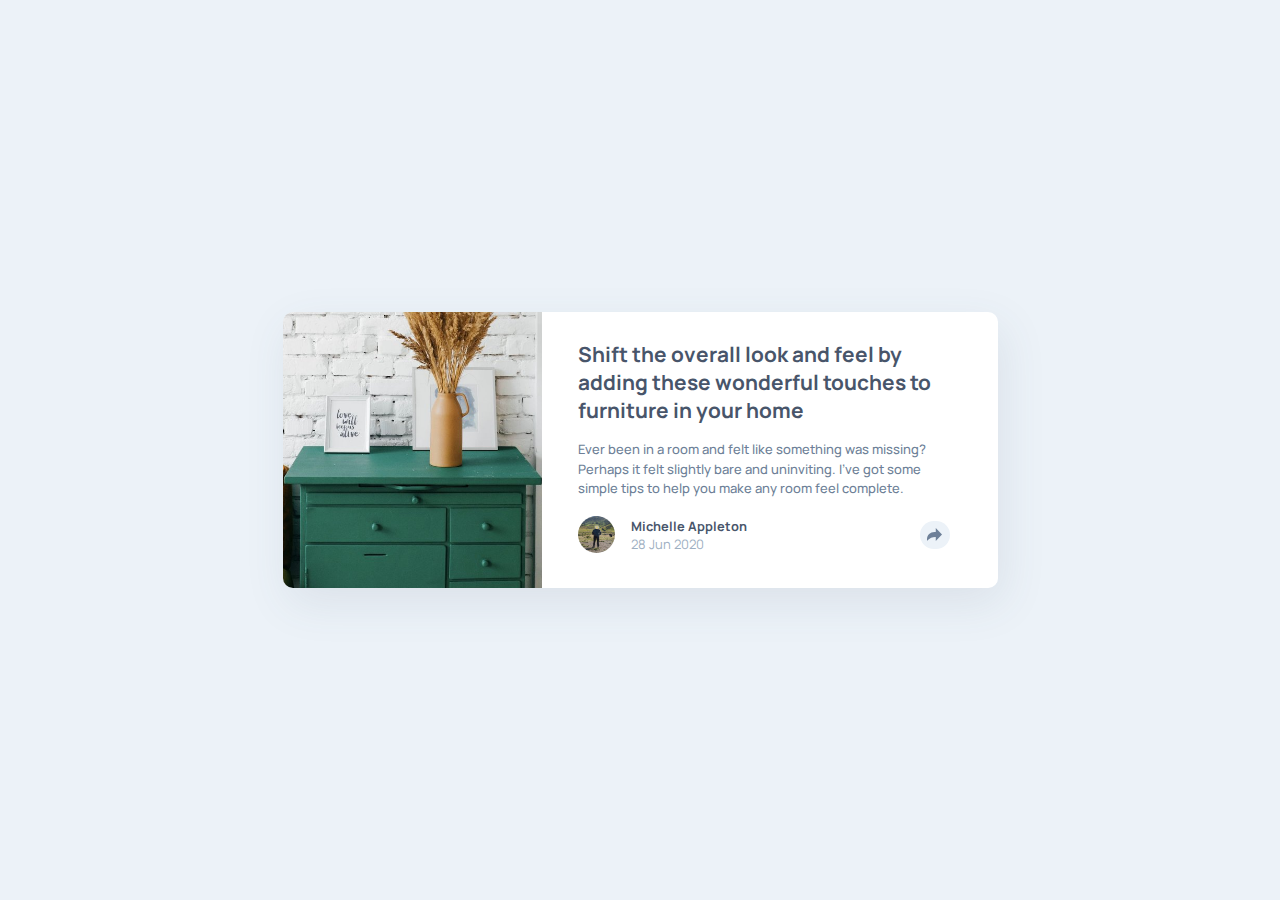
<file: index.html>
<!DOCTYPE html>
<html lang="en">

<head>
  <meta charset="UTF-8" />
  <meta http-equiv="X-UA-Compatible" content="IE=edge" />
  <meta name="viewport" content="width=device-width, initial-scale=1" />

  <title>Social Share</title>

  <!-- CSS -->
  <link rel="stylesheet" href="css/reset.css" />
  <link rel="stylesheet" href="css/styles.css" />

  <!-- Font Family: Manrope -->
  <link rel="preconnect" href="https://fonts.googleapis.com">
  <link rel="preconnect" href="https://fonts.gstatic.com" crossorigin>
  <link
    href="https://fonts.googleapis.com/css2?family=Libre+Franklin:ital,wght@0,100..900;1,100..900&family=Manrope:wght@200..800&family=Poppins:ital,wght@0,100;0,200;0,300;0,400;0,500;0,600;0,700;0,800;0,900;1,100;1,200;1,300;1,400;1,500;1,600;1,700;1,800;1,900&display=swap"
    rel="stylesheet">
</head>

<body>
  <div id="wrapper" class="flex">
    <div id="big-img"></div>

    <main id="content" class="flex">
      <h1 id="main-header">Shift the overall look and feel by adding these wonderful touches to furniture in your home</h1>

      <p id="main-paragraph">Ever been in a room and felt like something was missing? Perhaps it felt slightly bare and uninviting. I've got some simple tips to help you make any room feel complete.</p>

      <div id="profile-container" class="flex">
        <div id="description" class="flex">
          <img id="profile-img" src="./images/profile.jpg" alt="profile">
          <div id="profile-text">
            <h2>Michelle Appleton</h2>
            <p>28 Jun 2020</p>
          </div>
        </div>
        
        <div class="shareBtn-container">
          <div id="dropup" class="dropup flex">
            <p>S H A R E</p>

            <ul class="social-media-list flex">
              <li>
                <svg xmlns="http://www.w3.org/2000/svg" width="20" height="20">
                  <path fill="#FFF"
                    d="M18.896 0H1.104C.494 0 0 .494 0 1.104v17.793C0 19.506.494 20 1.104 20h9.58v-7.745H8.076V9.237h2.606V7.01c0-2.583 1.578-3.99 3.883-3.99 1.104 0 2.052.082 2.329.119v2.7h-1.598c-1.254 0-1.496.597-1.496 1.47v1.928h2.989l-.39 3.018h-2.6V20h5.098c.608 0 1.102-.494 1.102-1.104V1.104C20 .494 19.506 0 18.896 0z" />
                </svg>
              </li>
              <li class="twitter-icon">
                <svg xmlns="http://www.w3.org/2000/svg" width="20" height="17">
                  <path fill="#FFF"
                    d="M20 2.172a8.192 8.192 0 01-2.357.646 4.11 4.11 0 001.804-2.27 8.22 8.22 0 01-2.605.996A4.096 4.096 0 0013.847.248c-2.65 0-4.596 2.472-3.998 5.037A11.648 11.648 0 011.392 1a4.109 4.109 0 001.27 5.478 4.086 4.086 0 01-1.858-.513c-.045 1.9 1.318 3.679 3.291 4.075a4.113 4.113 0 01-1.853.07 4.106 4.106 0 003.833 2.849A8.25 8.25 0 010 14.658a11.616 11.616 0 006.29 1.843c7.618 0 11.922-6.434 11.663-12.205A8.354 8.354 0 0020 2.172z" />
                </svg>
              </li>
              <li>
                <svg xmlns="http://www.w3.org/2000/svg" width="20" height="20">
                  <path fill="#FFF"
                    d="M10 0C4.478 0 0 4.477 0 10c0 4.237 2.636 7.855 6.356 9.312-.088-.791-.167-2.005.035-2.868.182-.78 1.172-4.97 1.172-4.97s-.299-.6-.299-1.486c0-1.39.806-2.428 1.81-2.428.852 0 1.264.64 1.264 1.408 0 .858-.545 2.14-.828 3.33-.236.995.5 1.807 1.48 1.807 1.778 0 3.144-1.874 3.144-4.58 0-2.393-1.72-4.068-4.177-4.068-2.845 0-4.515 2.135-4.515 4.34 0 .859.331 1.781.745 2.281a.3.3 0 01.069.288l-.278 1.133c-.044.183-.145.223-.335.134-1.249-.581-2.03-2.407-2.03-3.874 0-3.154 2.292-6.052 6.608-6.052 3.469 0 6.165 2.473 6.165 5.776 0 3.447-2.173 6.22-5.19 6.22-1.013 0-1.965-.525-2.291-1.148l-.623 2.378c-.226.869-.835 1.958-1.244 2.621.937.29 1.931.446 2.962.446 5.522 0 10-4.477 10-10S15.522 0 10 0z" />
                </svg>
              </li>
            </ul>

            <div class="arrow-down"></div>
          </div>

          <button id="button-one" class="share-button" aria-label="share">
            <svg xmlns="http://www.w3.org/2000/svg" width="15" height="13">
              <path fill="#6E8098"
                d="M15 6.495L8.766.014V3.88H7.441C3.33 3.88 0 7.039 0 10.936v2.049l.589-.612C2.59 10.294 5.422 9.11 8.39 9.11h.375v3.867L15 6.495z" />
            </svg>
          </button>
        </div>
      </div>
    </main>

    <div class="shareBtn-container small-screen">
      <div id="dropup-small" class="dropup flex">
        <p>S H A R E</p>

        <ul class="social-media-list flex">
          <li>
            <svg xmlns="http://www.w3.org/2000/svg" width="20" height="20">
              <path fill="#FFF"
                d="M18.896 0H1.104C.494 0 0 .494 0 1.104v17.793C0 19.506.494 20 1.104 20h9.58v-7.745H8.076V9.237h2.606V7.01c0-2.583 1.578-3.99 3.883-3.99 1.104 0 2.052.082 2.329.119v2.7h-1.598c-1.254 0-1.496.597-1.496 1.47v1.928h2.989l-.39 3.018h-2.6V20h5.098c.608 0 1.102-.494 1.102-1.104V1.104C20 .494 19.506 0 18.896 0z" />
            </svg>
          </li>
          <li class="twitter-icon">
            <svg xmlns="http://www.w3.org/2000/svg" width="20" height="17">
              <path fill="#FFF"
                d="M20 2.172a8.192 8.192 0 01-2.357.646 4.11 4.11 0 001.804-2.27 8.22 8.22 0 01-2.605.996A4.096 4.096 0 0013.847.248c-2.65 0-4.596 2.472-3.998 5.037A11.648 11.648 0 011.392 1a4.109 4.109 0 001.27 5.478 4.086 4.086 0 01-1.858-.513c-.045 1.9 1.318 3.679 3.291 4.075a4.113 4.113 0 01-1.853.07 4.106 4.106 0 003.833 2.849A8.25 8.25 0 010 14.658a11.616 11.616 0 006.29 1.843c7.618 0 11.922-6.434 11.663-12.205A8.354 8.354 0 0020 2.172z" />
            </svg>
          </li>
          <li>
            <svg xmlns="http://www.w3.org/2000/svg" width="20" height="20">
              <path fill="#FFF"
                d="M10 0C4.478 0 0 4.477 0 10c0 4.237 2.636 7.855 6.356 9.312-.088-.791-.167-2.005.035-2.868.182-.78 1.172-4.97 1.172-4.97s-.299-.6-.299-1.486c0-1.39.806-2.428 1.81-2.428.852 0 1.264.64 1.264 1.408 0 .858-.545 2.14-.828 3.33-.236.995.5 1.807 1.48 1.807 1.778 0 3.144-1.874 3.144-4.58 0-2.393-1.72-4.068-4.177-4.068-2.845 0-4.515 2.135-4.515 4.34 0 .859.331 1.781.745 2.281a.3.3 0 01.069.288l-.278 1.133c-.044.183-.145.223-.335.134-1.249-.581-2.03-2.407-2.03-3.874 0-3.154 2.292-6.052 6.608-6.052 3.469 0 6.165 2.473 6.165 5.776 0 3.447-2.173 6.22-5.19 6.22-1.013 0-1.965-.525-2.291-1.148l-.623 2.378c-.226.869-.835 1.958-1.244 2.621.937.29 1.931.446 2.962.446 5.522 0 10-4.477 10-10S15.522 0 10 0z" />
            </svg>
          </li>
        </ul>

        <div class="arrow-down"></div>
      </div>

      <button id="button-two" class="share-button" aria-label="share">
        <svg xmlns="http://www.w3.org/2000/svg" width="15" height="13">
          <path fill="#6E8098"
            d="M15 6.495L8.766.014V3.88H7.441C3.33 3.88 0 7.039 0 10.936v2.049l.589-.612C2.59 10.294 5.422 9.11 8.39 9.11h.375v3.867L15 6.495z" />
        </svg>
      </button>
    </div>
  </div>
  <script src="js/main.js"></script>
</body>

</html>
</file>
<file: css/styles.css>
:root {
  --DarkGrayishBlue: hsl(217, 19%, 35%);
  --DesaturatedDarkBlue: hsl(214, 17%, 51%);
  --GrayishBlue: hsl(212, 23%, 69%);
  --LightGrayishBlue: hsl(210, 46%, 95%);
}

.flex {
  display: flex;
}

html {
  height: 100%;
}

body {
  font-size: 13px;
  font-family: 'Manrope', Arial, Helvetica, sans-serif;
  height: 100%;
  /* weight: 500, 700 */
  background-color: var(--LightGrayishBlue);
  display: flex;
  align-items: center;
}

#wrapper {
  max-width: 715px;
  width: 80%;
  margin-inline: auto;
  border-radius: 10px;
  box-shadow: 5px 15px 45px hsla(217, 19%, 35%, 0.1);
}

#big-img {
  width: 100%;
  background-image: url(../images/drawers.jpg);
  background-size: cover;
  background-position: center;
  background-repeat: no-repeat;
  border-top-left-radius: 10px;
  border-bottom-left-radius: 10px;
}

#content {
  padding: 1.8rem 3rem 2.1rem 2.2rem;
  background-color: white;
  border-top-right-radius: 10px;
  border-bottom-right-radius: 10px;
  flex-direction: column;
  gap: 1rem;
}

#main-header {
  font-size: 1.3rem;
  color: var(--DarkGrayishBlue);
}

#main-paragraph {
  font-weight: 500;
  line-height: 1.5;
  color: var(--DesaturatedDarkBlue);
}

#profile-container {
  height: 40px;
  align-items: center;
  justify-content: space-between;
}

#profile-img {
  width: 37px;
  height: 37px;
  border-radius: 360px;
}

#description {
  align-items: center;
  gap: 1rem;
}

#description h2 {
  font-size: 0.8rem;
  font-weight: 700;
  color: var(--DarkGrayishBlue);
}

#description p {
  color: var(--GrayishBlue);
}


.shareBtn-container {
  position: relative;
}

.shareBtn-container.small-screen {
  display: none;
}

.share-button {
  padding: 0.4rem;
  background-color: var(--LightGrayishBlue);
  border-radius: 360px;
  border-color: transparent;
  transition: scale 0.1s;
}

.share-button:hover {
  scale: 1.1;
  cursor: pointer;
}

.share-button.actived {
  background-color: var(--DesaturatedDarkBlue);
}

.share-button.actived svg path {
  fill: white;
}

.dropup {
  visibility: hidden;
  background-color: var(--DarkGrayishBlue);
  box-shadow: 5px 15px 45px hsla(217, 19%, 35%, 0.1);
  gap: 1rem;
  user-select: none;
}

.dropup p {
  letter-spacing: 1px;
  font-size: 0.75rem;
  font-weight: 500;
  color: var(--GrayishBlue);
}

#dropup {
  width: 230px;
  padding-block: 1rem;
  border-radius: 10px;
  align-items: center;
  justify-content: center;
  position: absolute;
  top: -80px;
  left: -100px;
}

#dropup.actived {
  visibility: visible;
}

#dropup-small.actived {
  visibility: hidden;
}

#dropup-small {
  position: absolute;
}

.social-media-list {
  gap: 1rem;
  align-items: center;
}

.social-media-list li {
  transition: scale 0.1s;
}

.social-media-list .twitter-icon {
  padding-top: 1px;
  padding-left: 4px;
}

.social-media-list li:hover {
  scale: 1.15;
  cursor: pointer;
}

.arrow-down {
  position: absolute;
  transform: translate(0, 27px);
  width: 0;
  height: 0;
  border-left: 20px solid transparent;
  border-right: 20px solid transparent;

  border-top: 20px solid var(--DarkGrayishBlue);
}

@media (max-width: 769px) {
  #wrapper {
    position: relative;
    width: 90%;
    box-shadow: 0 0 45px hsla(217, 19%, 35%, 0.1);
    flex-direction: column;
  }

  #big-img {
    height: 220px;
    border-radius: 0;
    border-top-left-radius: 10px;
    border-top-right-radius: 10px;
  }

  #content {
    padding: 2.5rem 1.9rem 1.2rem 1.9rem;
    border-radius: 0;
    border-bottom-left-radius: 10px;
    border-bottom-right-radius: 10px;
  }

  #main-header {
    font-size: 1rem;
  }

  #main-paragraph {
    font-size: 0.9rem;
  }

  #dropup.actived {
    visibility: hidden;
  }


  .shareBtn-container.small-screen.actived {
    width: 100%;
    display: block;
    position: absolute;
    bottom: 0;
  }

  .shareBtn-container.small-screen #dropup-small {
    visibility: visible;
  }

  .shareBtn-container.small-screen .share-button {
    position: absolute;
    top: 17px;
    right: 30px;
  }

  #dropup-small {
    position: static;
    padding-block: 1.5rem;
    padding-left: 2rem;
    border-radius: 0;
    border-bottom-left-radius: 10px;
    border-bottom-right-radius: 10px;
    justify-content: flex-start;
  }

  .arrow-down {
    visibility: hidden;
  }
}
</file>
